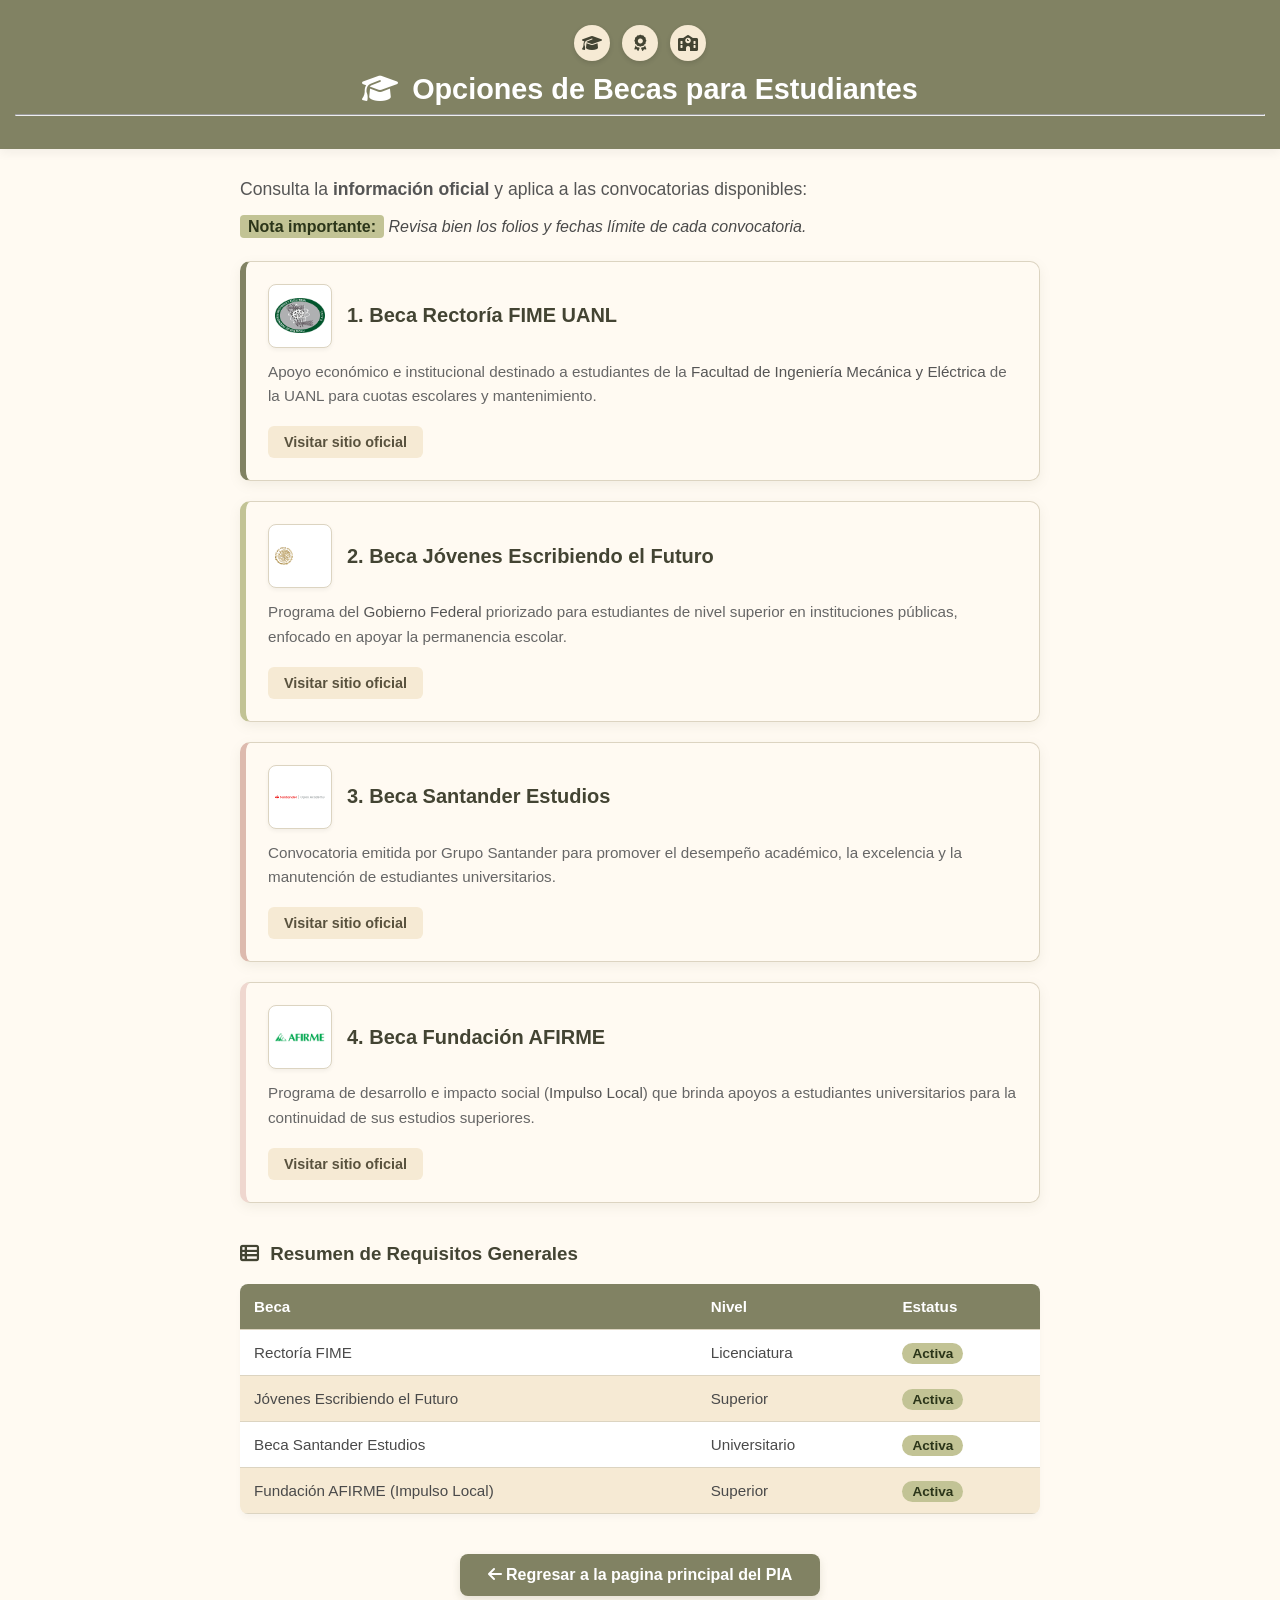
<file: index.html>
<!DOCTYPE html>
<html lang="es">
<head>
    <meta charset="UTF-8">
    <meta name="viewport" content="width=device-width, initial-scale=1.0">
    <title>Becas para Estudiantes | UANL y Federales</title>
    <link rel="stylesheet" href="https://cdnjs.cloudflare.com/ajax/libs/font-awesome/6.5.1/css/all.min.css">
    <link rel="stylesheet" href="estilos.css">
    
    <!-- Alerta personalizada en JavaScript al hacer clic en una beca -->
    <script>
        function avisarBeca(nombreBeca) {
            alert("Vas a ser redirigida a la información oficial de la " + nombreBeca + ". ¡Prepara tus documentos!");
        }
    </script>
</head>
<body>

    <!-- Encabezado superior con título centrado y logos/insignias -->
    <header class="header-nav">
        <div class="logos-header">
            <span class="logo-insignia" title="Formación Académica"><i class="fa-solid fa-graduation-cap"></i></span>
            <span class="logo-insignia" title="Becas y Apoyos"><i class="fa-solid fa-award"></i></span>
            <span class="logo-insignia" title="Comunidad Estudiantil"><i class="fa-solid fa-school"></i></span>
        </div>
        <h1 class="titulo-principal"><i class="fa-solid fa-graduation-cap icono-beca"></i> Opciones de Becas para Estudiantes</h1>
        <hr>
    </header>

    <!-- Contenido principal -->
    <main class="contenedor-becas">
        <section class="seccion-info">
            <p class="subtitulo">Consulta la <strong>información oficial</strong> y aplica a las convocatorias disponibles:</p>
            <mark>Nota importante:</mark> <em>Revisa bien los folios y fechas límite de cada convocatoria.</em>
        </section>

        <!-- Sección de tarjetas en lista vertical ordenada con logotipos -->
        <section class="tarjetas-grid">

            <!-- Beca 1 -->
            <article class="tarjeta-beca">
                <div class="header-tarjeta">
                    <img src="fime-logo.png" alt="Logo FIME UANL" class="logo-beca">
                    <h2>1. Beca Rectoría FIME UANL</h2>
                </div>
                <p>Apoyo económico e institucional destinado a estudiantes de la <b>Facultad de Ingeniería Mecánica y Eléctrica</b> de la UANL para cuotas escolares y mantenimiento.</p>
                <a href="https://www.fime.uanl.mx/becas/" target="_blank" onclick="avisarBeca('Beca Rectoría FIME')" class="btn-enlace">Visitar sitio oficial</a>
            </article>

            <!-- Beca 2 -->
            <article class="tarjeta-beca">
                <div class="header-tarjeta">
                    <img src="logo_gob_mx.png" alt="Logo Gobierno Federal" class="logo-beca">
                    <h2>2. Beca Jóvenes Escribiendo el Futuro</h2>
                </div>
                <p>Programa del <small>Gobierno Federal</small> priorizado para estudiantes de nivel superior en instituciones públicas, enfocado en apoyar la permanencia escolar.</p>
                <a href="https://www.gob.mx/becasbenitojuarez/articulos/beca-jovenes-escribiendo-el-futuro-326084" target="_blank" onclick="avisarBeca('Beca Jóvenes Escribiendo el Futuro')" class="btn-enlace">Visitar sitio oficial</a>
            </article>

            <!-- Beca 3 -->
            <article class="tarjeta-beca">
                <div class="header-tarjeta">
                    <img src="logo-santander.svg" alt="Logo Santander" class="logo-beca">
                    <h2>3. Beca Santander Estudios</h2>
                </div>
                <p>Convocatoria emitida por Grupo Santander para promover el desempeño académico, la excelencia y la manutención de estudiantes universitarios.</p>
                <a href="https://app.santanderopenacademy.com/es/program/search" target="_blank" onclick="avisarBeca('Beca Santander Estudios')" class="btn-enlace">Visitar sitio oficial</a>
            </article>

            <!-- Beca 4 -->
            <article class="tarjeta-beca">
                <div class="header-tarjeta">
                    <img src="Afirme_logo.png" alt="Logo Fundación AFIRME" class="logo-beca">
                    <h2>4. Beca Fundación AFIRME</h2>
                </div>
                <p>Programa de desarrollo e impacto social (<i>Impulso Local</i>) que brinda apoyos a estudiantes universitarios para la continuidad de sus estudios superiores.</p>
                <a href="https://www.afirme.com/Quienes-Somos.html" target="_blank" onclick="avisarBeca('Beca Fundación AFIRME')" class="btn-enlace">Visitar sitio oficial</a>
            </article>

        </section>

        <!-- Tabla complementaria con requisitos generales -->
        <section class="seccion-tabla">
            <h3><i class="fa-solid fa-table-list icono-beca"></i> Resumen de Requisitos Generales</h3>
            <table class="tabla-becas">
                <thead>
                    <tr>
                        <th>Beca</th>
                        <th>Nivel</th>
                        <th>Estatus</th>
                    </tr>
                </thead>
                <tbody>
                    <tr>
                        <td>Rectoría FIME</td>
                        <td>Licenciatura</td>
                        <td><span class="estatus-activa">Activa</span></td>
                    </tr>
                    <tr>
                        <td>Jóvenes Escribiendo el Futuro</td>
                        <td>Superior</td>
                        <td><span class="estatus-activa">Activa</span></td>
                    </tr>
                    <tr>
                        <td>Beca Santander Estudios</td>
                        <td>Universitario</td>
                        <td><span class="estatus-activa">Activa</span></td>
                    </tr>
                    <tr>
                        <td>Fundación AFIRME (Impulso Local)</td>
                        <td>Superior</td>
                        <td><span class="estatus-activa">Activa</span></td>
                    </tr>
                </tbody>
            </table>
        </section>

        <!-- Botón de regreso al final de la página -->
        <section class="seccion-boton-regresar">
            <nav>
                <a href="https://m3nny75.github.io/Pia-Progra-web/" class="btn-regresar"><i class="fa-solid fa-arrow-left"></i> Regresar a la pagina principal del PIA</a>
            </nav>
        </section>
    </main>

</body>
</html>
</file>
<file: estilos.css>
/* ESTILOS BASADOS EN PALETA NATURAL (becas.html) */

/* Fondo general de la página en tono suave coconut cream */
body {
    background-color: #FFFAF2;
    color: #4a4a4a;
    font-family: Arial, sans-serif;
    margin: 0;
    padding: 0;
}

/* 1. Encabezado principal estilizado con tono savory sage */
.header-nav {
    background-color: #818263;
    color: #ffffff;
    text-align: center;
    padding: 25px 15px;
    box-shadow: 0 4px 10px rgba(0, 0, 0, 0.05);
}

.logos-header {
    display: flex;
    justify-content: center;
    gap: 12px;
    margin-bottom: 12px;
}

.logo-insignia {
    width: 36px;
    height: 36px;
    background-color: #F6EAD4;
    color: #434433;
    border-radius: 50%;
    display: inline-flex;
    align-items: center;
    justify-content: center;
    font-size: 1rem;
    box-shadow: 0 2px 5px rgba(0, 0, 0, 0.12);
}

.header-nav h1, 
.titulo-principal {
    text-align: center;
    color: #ffffff;
    margin: 0;
    font-size: 1.8rem;
}

.icono-beca {
    margin-right: 6px;
}

/* 2. Contenedor principal centrado */
.contenedor-becas {
    max-width: 800px;
    margin: 30px auto;
    padding: 0 20px;
}

.subtitulo {
    font-size: 1.1rem;
    color: #555555;
}

mark {
    background-color: #C2C395;
    color: #2b3519;
    padding: 3px 8px;
    border-radius: 4px;
    font-weight: bold;
}

/* 3. Acomodar las tarjetas en LISTA VERTICAL hacia abajo */
.tarjetas-grid {
    display: flex;
    flex-direction: column;
    gap: 20px;
    margin-top: 25px;
}

/* 4. Tarjetas individuales con fondo suave y bordes distintivos */
.tarjeta-beca {
    background-color: #FFFAF2;
    border-radius: 10px;
    padding: 22px;
    box-shadow: 0 4px 12px rgba(129, 130, 99, 0.1);
    transition: transform 0.2s ease, box-shadow 0.2s ease;
    border: 1px solid #DCD4C1;
}

.tarjeta-beca:hover {
    transform: translateY(-2px);
    box-shadow: 0 6px 16px rgba(129, 130, 99, 0.15);
}

/* Bordes laterales con colores de la paleta */
.tarjeta-beca:nth-child(1) { border-left: 6px solid #818263; }
.tarjeta-beca:nth-child(2) { border-left: 6px solid #C2C395; }
.tarjeta-beca:nth-child(3) { border-left: 6px solid #DDBAAE; }
.tarjeta-beca:nth-child(4) { border-left: 6px solid #EFD7CF; }

/* 5. Cabecera interna de cada tarjeta (Logo + Título) */
.header-tarjeta {
    display: flex;
    align-items: center;
    gap: 15px;
    margin-bottom: 12px;
}

/* Control y visibilidad de los logotipos */
.logo-beca, 
.header-tarjeta img, 
.tarjeta-beca img {
    width: 50px !important;
    height: 50px !important;
    max-width: 50px !important;
    max-height: 50px !important;
    object-fit: contain;
    flex-shrink: 0;
    background-color: #FFFFFF;
    padding: 6px;
    border-radius: 8px;
    border: 1px solid #DCD4C1;
    box-shadow: 0 2px 4px rgba(0, 0, 0, 0.05);
}

.tarjeta-beca h2 {
    font-size: 1.25rem;
    color: #434433;
    margin: 0;
}

/* Control unificado y estricto para las descripciones (evita que se vean diferentes) */
.tarjeta-beca p {
    color: #666666 !important;
    font-size: 0.95rem !important;
    font-family: Arial, sans-serif !important;
    line-height: 1.6 !important;
    font-weight: normal !important;
    margin-top: 0 !important;
    margin-bottom: 18px !important;
}

/* Forzar que las etiquetas internas (negritas, cursivas) mantengan el mismo estilo parejo */
.tarjeta-beca p b, 
.tarjeta-beca p strong, 
.tarjeta-beca p i, 
.tarjeta-beca p em, 
.tarjeta-beca p small {
    font-size: 0.95rem !important;
    font-family: Arial, sans-serif !important;
    color: #555555 !important;
    font-weight: normal !important;
    font-style: normal !important;
}

/* 6. Botones de enlace "Visitar sitio oficial" */
.btn-enlace {
    display: inline-block;
    background-color: #F6EAD4;
    color: #59523e;
    padding: 8px 16px;
    border-radius: 6px;
    text-decoration: none;
    font-weight: bold;
    font-size: 0.9rem;
    transition: background-color 0.2s ease;
}

.btn-enlace:hover {
    background-color: #DCD4C1;
    color: #3b3729;
}

/* 7. Tabla con encabezado en tono savory sage y filas alternadas */
.seccion-tabla {
    margin-top: 40px;
}

.seccion-tabla h3 {
    color: #434433;
}

table, .tabla-becas {
    width: 100%;
    border-collapse: collapse;
    margin-top: 15px;
    background-color: #FFFFFF;
    border-radius: 8px;
    overflow: hidden;
    box-shadow: 0 4px 6px rgba(0, 0, 0, 0.03);
}

th, td {
    padding: 14px;
    text-align: left;
    font-size: 0.95rem;
    border-bottom: 1px solid #DCD4C1;
}

th {
    background-color: #818263;
    color: #FFFFFF;
    font-weight: bold;
}

tr:nth-child(even) {
    background-color: #F6EAD4;
}

.estatus-activa {
    background-color: #C2C395;
    color: #2b3519;
    padding: 3px 10px;
    border-radius: 12px;
    font-size: 0.85rem;
    font-weight: bold;
}

/* 8. Botón principal de retorno "Regresar al PIA" */
.seccion-boton-regresar {
    text-align: center;
    margin-top: 40px;
    margin-bottom: 20px;
}

.btn-regresar {
    display: inline-block;
    padding: 12px 28px;
    background-color: #818263;
    color: #FFFFFF;
    text-decoration: none;
    border-radius: 8px;
    font-weight: bold;
    box-shadow: 0 4px 8px rgba(129, 130, 99, 0.2);
    transition: background-color 0.2s ease, transform 0.2s ease;
}

.btn-regresar:hover {
    transform: translateY(-2px);
    background-color: #696a4f;
}

/* 9. Pie de página */
footer {
    text-align: center;
    color: #777777;
    font-size: 0.85rem;
    padding: 25px 0;
    border-top: 1px solid #DCD4C1;
    background-color: #F6EAD4;
}
</file>
